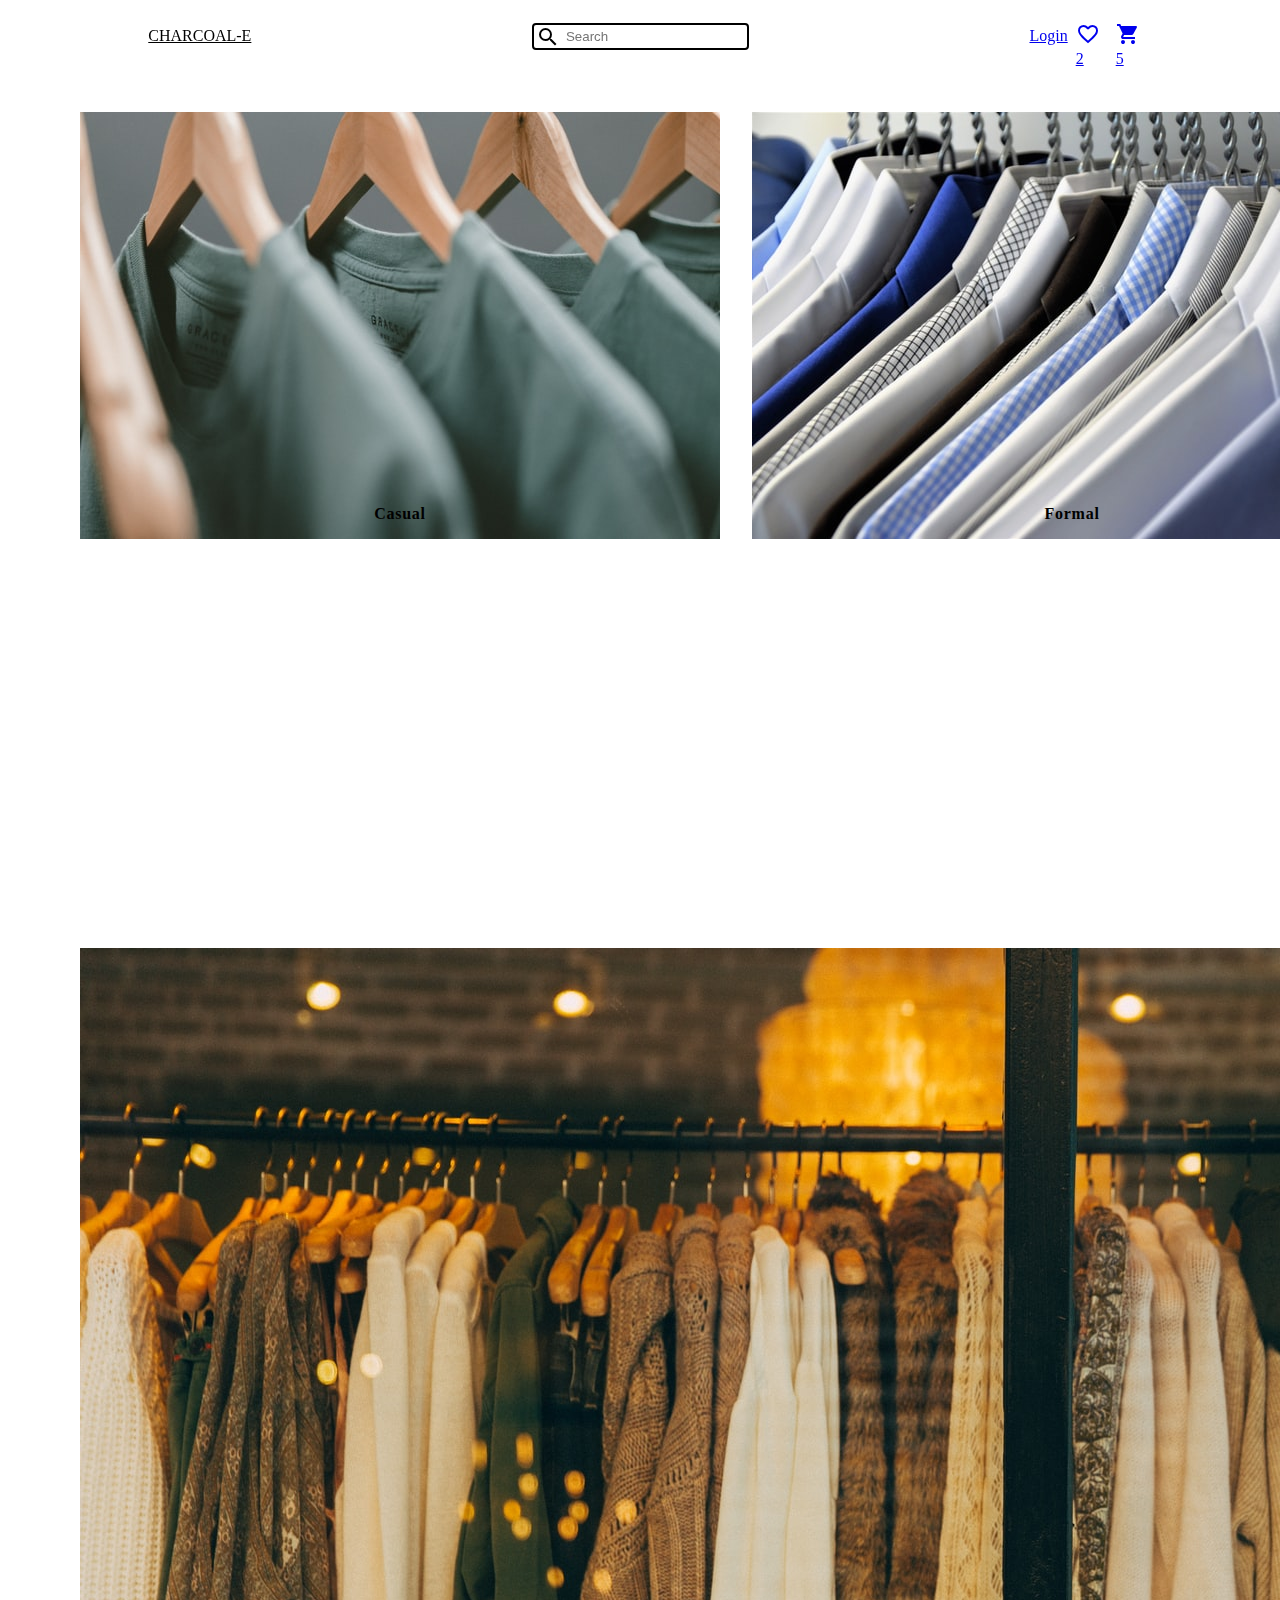
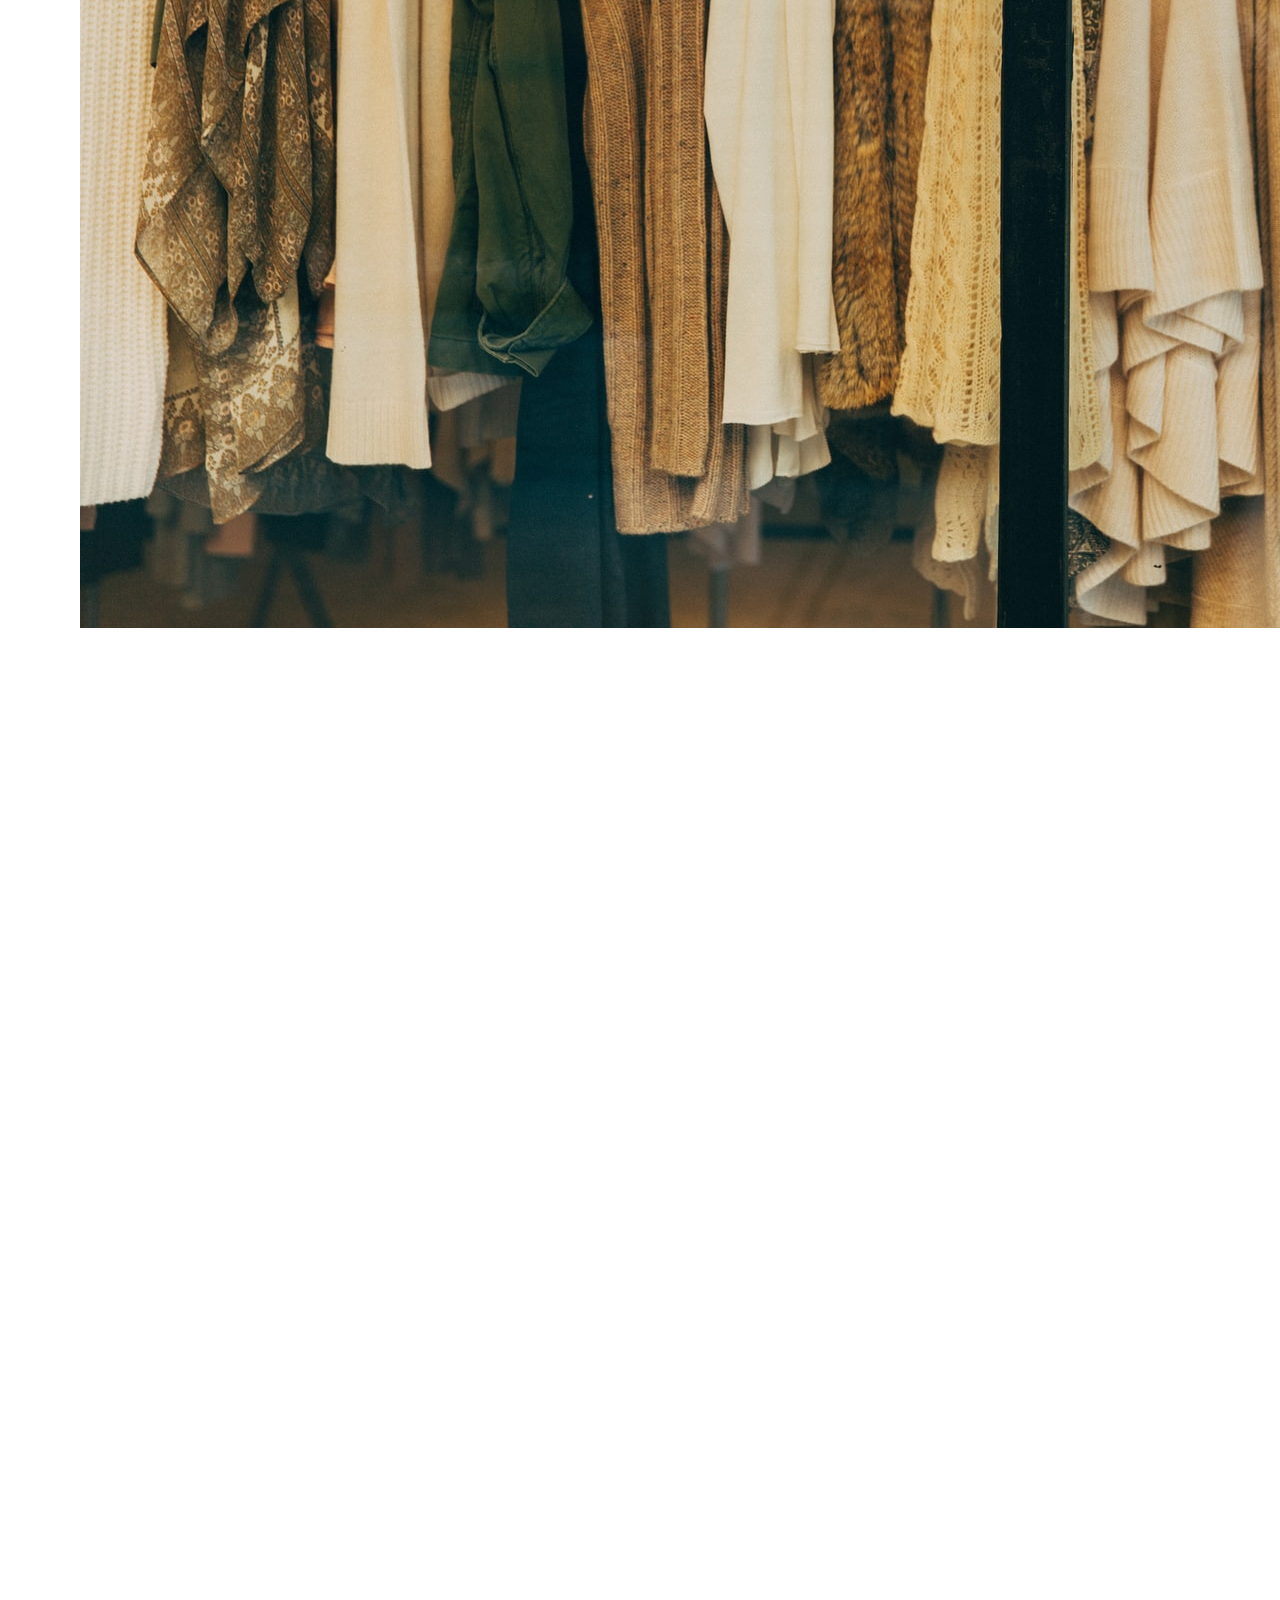
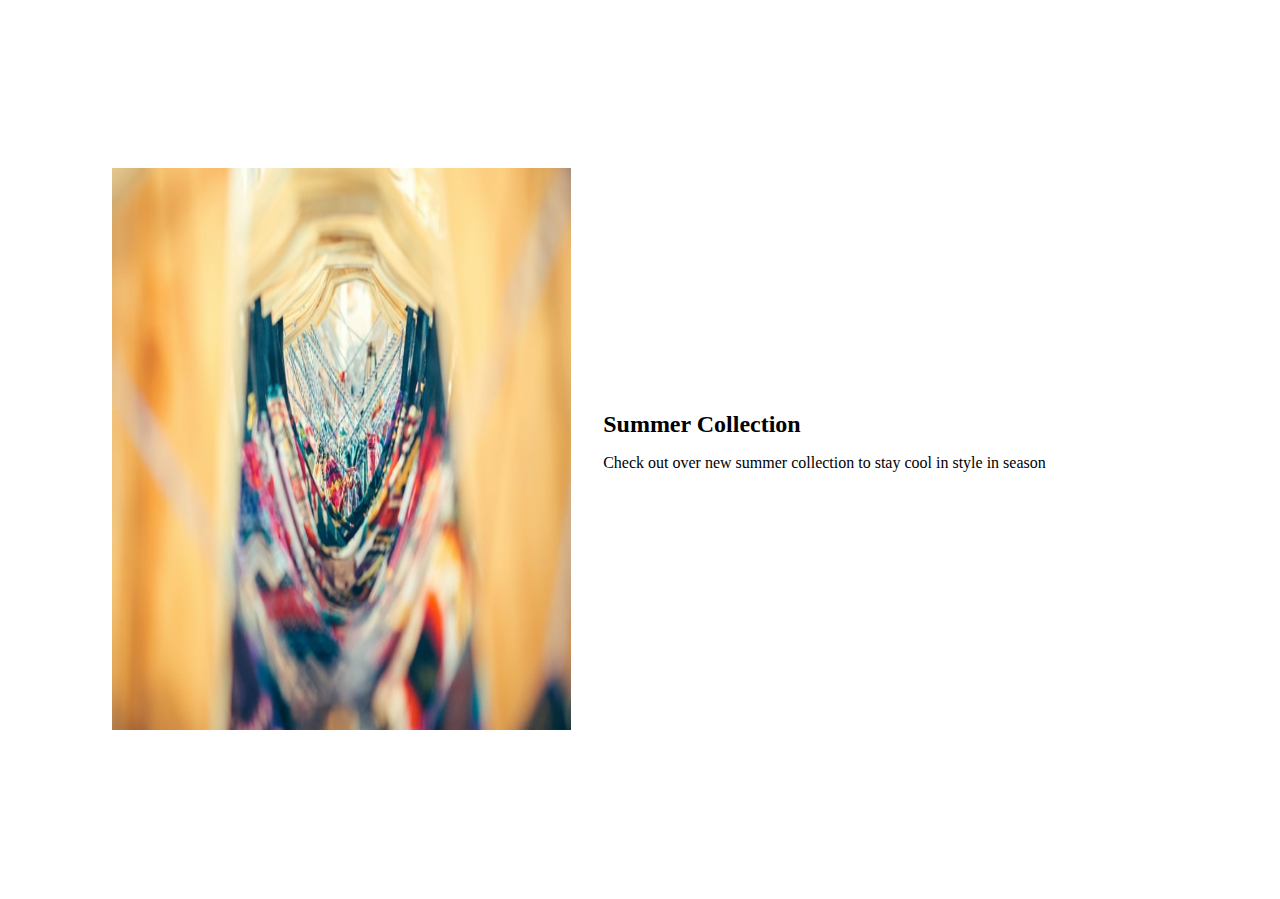
<file: index.html>
<!DOCTYPE html>
<html lang="en">
    <head>
        <meta charset="UTF-8">
        <meta http-equiv="X-UA-Compatible" content="IE=edge">
        <meta name="viewport" content="width=device-width, initial-scale=1.0">
        <link rel="stylesheet" href="https://fonts.googleapis.com/icon?family=Material+Icons">
        <link rel="stylesheet" href="https://charcoal-ui.netlify.app/src/style/style.css"/>
        <link rel="stylesheet" href="./src/style/nav-bar.css"/>
        <link rel="stylesheet" href="./src/style/home.css"/>
        <title>CHARCOAL-E</title>
    </head>
    <body>
        <nav class="ecom-nav-bar bg-white">
            <div class="logo">
                <a class="logo-text charcoal-black" href="./index.html">CHARCOAL-E</a>
            </div>
            <div class="nav-search-bar">
                <input type="text" placeholder="Search" class="nav-search-input">
                <span class="material-icons search-icon">search</span>
            </div>
            <div class="nav-bar-action">
                <a class="btn white bg-charcoal-gray" href="./src/login.html">Login</a>
                <a class="btn btn-round bg-white nav-icon badge-wrapper" href="./src/wishlist.html">
                    <i class="material-icons">
                        favorite_border
                    </i>
                    <div class="badge badge-round badge-md top right bg-error white">2</div>
                </a>
                <a class="btn btn-round bg-white nav-icon badge-wrapper" href="./src/cart.html">
                    <i class="material-icons">
                        shopping_cart
                    </i>
                    <div class="badge badge-round badge-md top right bg-error white">5</div>
                </a>
            </div>
            <div class="nav-bar-action">
                <button class="btn btn-round bg-white badge-wrapper" id="menu-btn">
                    <i class="material-icons">
                        menu
                    </i>
                </button>
            </div>
        </nav>
        <ul class="nav-menu">
            <li><a class="nav-menu-link bg-white charcoal-black" href="./src/login.html">Login</a></li>
            <li><a class="nav-menu-link bg-white charcoal-black" href="./src/cart.html">Cart</a></li>
            <li><a class="nav-menu-link bg-white charcoal-black" href="./src/wishlist.html">Wishlist</a></li>
        </ul>
        <div class="main-content layout-grid">
            <div class="product-category-list">
                <div class="product-category-item border-charcoal-black">
                    <img src="./resource/img/casual.jpg" alt="card-image" class="image" />
                    <div class="white product-category-title">Casual</div>
                </div>
                <div class="product-category-item">
                    <img src="./resource/img/formal.jpg" alt="card-image" class="image" />
                    <div class="white product-category-title">Formal</div>
                </div>
                <div class="product-category-item">
                    <img src="./resource/img/traditional.jpg" alt="card-image" class="image" />
                    <div class="white product-category-title">Traditional</div>
                </div>
                <div class="product-category-item">
                    <img src="./resource/img/sport.jpg" alt="card-image" class="image" />
                    <div class="white product-category-title">Sports</div>
                </div>
            </div>
            <div class="product-category-item banner">
                <img src="./resource/img/banner.jpg" alt="card-image" class="image" />
                <a class="btn btn-lg btn-outline border white font-xxl product-category-title" href="./src/product-listing.html">View More</a>
            </div>
            <div class="product-category-group">
                <div class="product-category charcoal-gray">
                    <img src="./resource/img/summer_small.jpg" alt="card-image" class="image" />
                    <div class="category-section">
                        <div class="charcoal-black category-section-title">Summer Collection</div>
                        <p class="charcoal-black category-section-detail">Check out over new summer collection to stay cool in style in season</p>
                    </div>
                </div>
                <div class="product-category charcoal-gray">
                    <img src="./resource/img/winter_small.jpg" alt="card-image" class="image" />
                    <div class="category-section">
                        <div class="charcoal-black category-section-title">Winter Collection</div>
                        <p class="charcoal-black category-section-detail">Check out over new winter collection to stay warm in style in season</p>
                    </div>
                </div>
            </div>
        </div>
        <script src="./src/js/nav-bar.js"></script>
    </body>
</html>
</file>
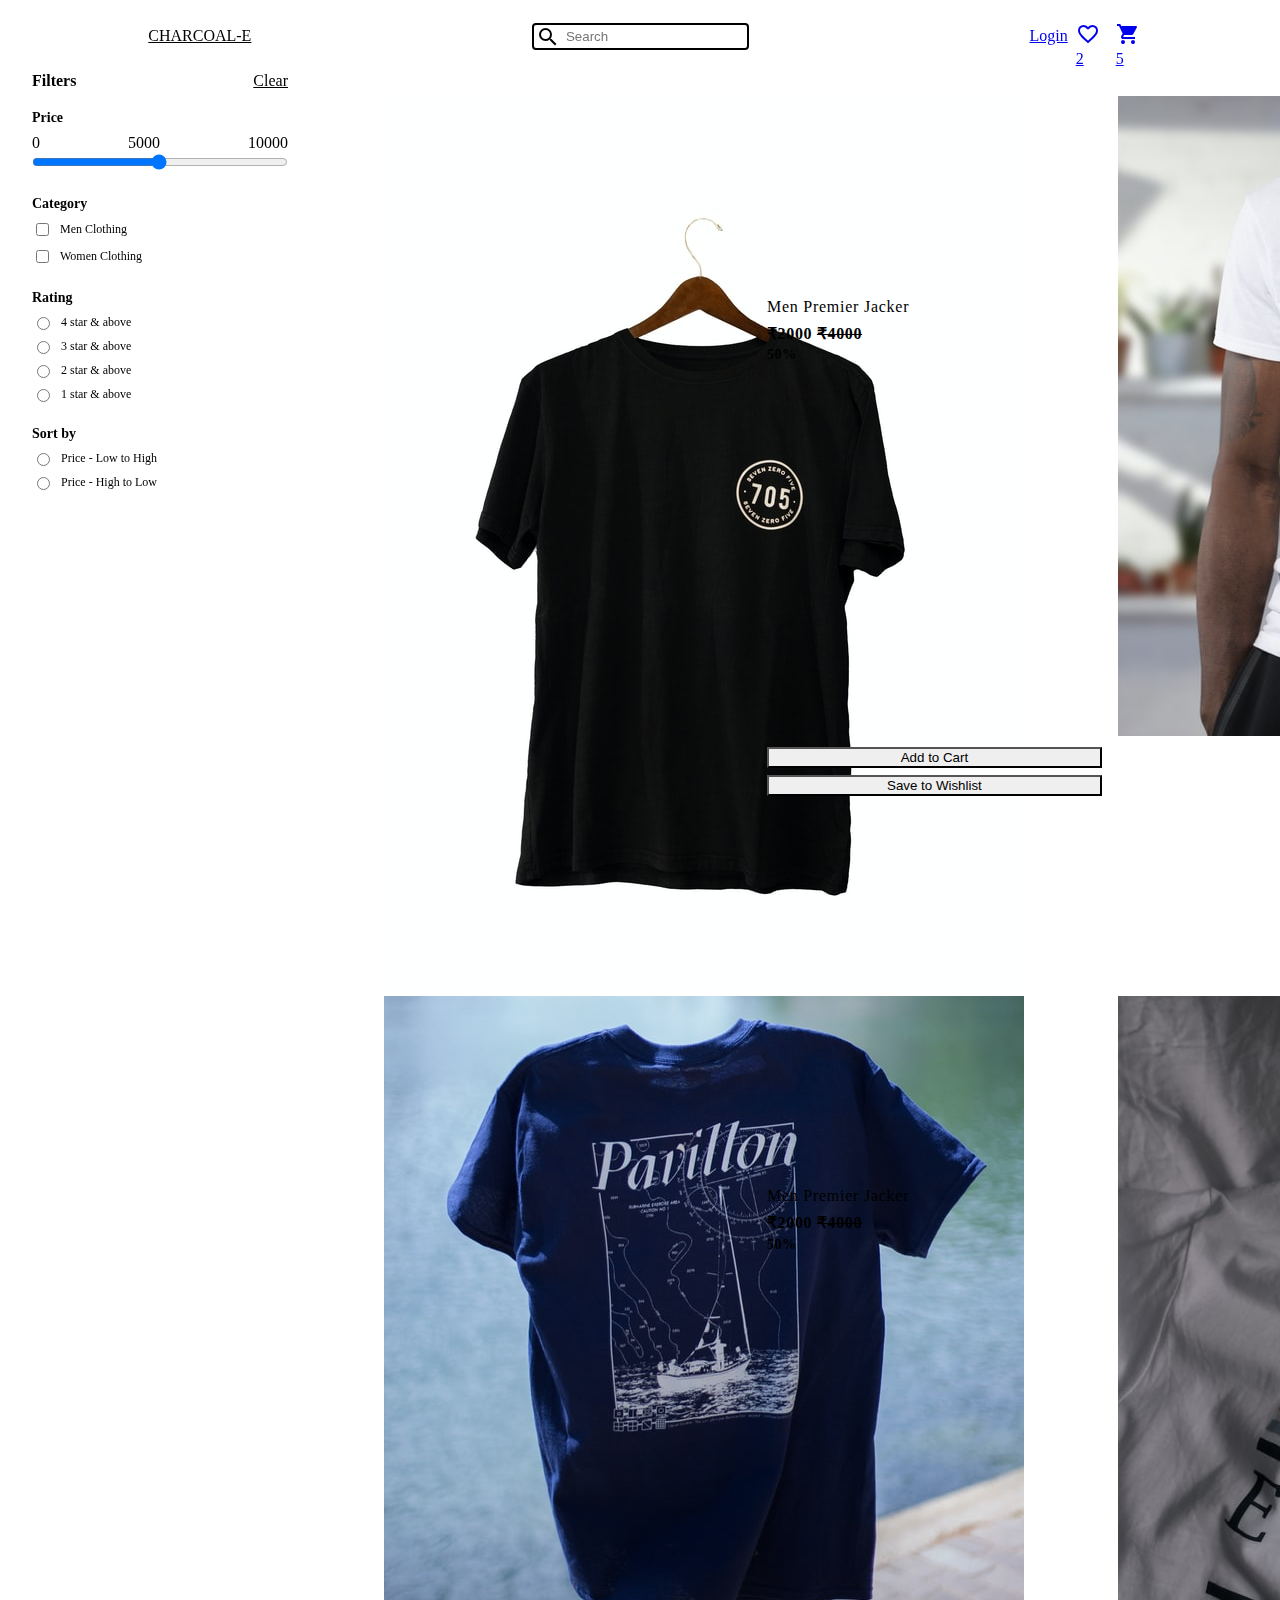
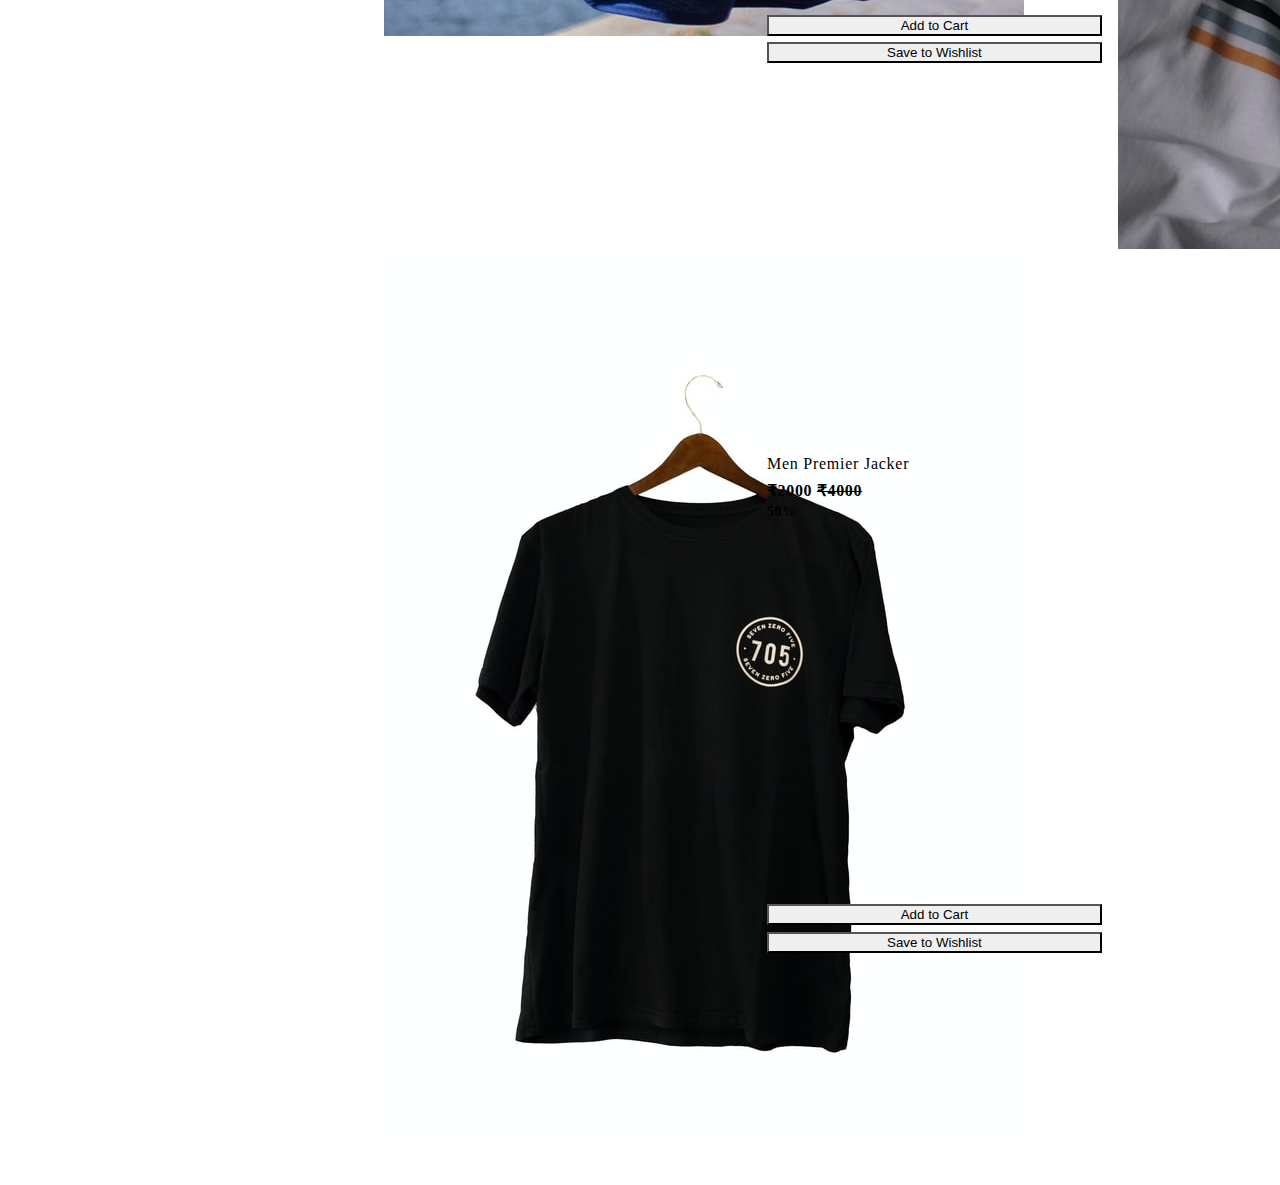
<file: src/product-listing.html>
<!DOCTYPE html>
<html lang="en">
<head>
    <meta charset="UTF-8">
    <meta http-equiv="X-UA-Compatible" content="IE=edge">
    <meta name="viewport" content="width=device-width, initial-scale=1.0">
    <link rel="stylesheet" href="https://fonts.googleapis.com/icon?family=Material+Icons">
    <link rel="stylesheet" href="https://charcoal-ui.netlify.app/src/style/style.css"/>
    <link rel="stylesheet" href="https://charcoal-ui.netlify.app/src/style/style.css"/>
    <link rel="stylesheet" href="./style/nav-bar.css"/>
    <link rel="stylesheet" href="./style/filter.css"/>
    <link rel="stylesheet" href="./style/home.css"/>
    <title>CHARCOAL-E</title>
</head>
<body>
    <nav class="ecom-nav-bar bg-white">
        <div class="logo">
            <a class="logo-text charcoal-black" href="../index.html">CHARCOAL-E</a>
        </div>
        <div class="nav-search-bar">
            <input type="text" placeholder="Search" class="nav-search-input">
            <span class="material-icons search-icon">search</span>
        </div>
        <div class="nav-bar-action">
            <a class="btn white bg-charcoal-gray" href="./login.html">Login</button>
            <a class="btn btn-round bg-white nav-icon badge-wrapper" href="./wishlist.html">
                <i class="material-icons">
                    favorite_border
                </i>
                <div class="badge badge-round badge-md top right bg-error white">2</div>
            </a>
            <a class="btn btn-round bg-white nav-icon badge-wrapper" href="./cart.html">
                <i class="material-icons">
                    shopping_cart
                </i>
                <div class="badge badge-round badge-md top right bg-error white">5</div>
            </a>
        </div>
        <div class="nav-bar-action">
            <button class="btn btn-round bg-white badge-wrapper" id="menu-btn">
                <i class="material-icons">
                    menu
                </i>
            </button>
        </div>
    </nav>
    <ul class="nav-menu">
        <li><a class="nav-menu-link bg-white charcoal-black" href="./login.html">Login</a></li>
        <li><a class="nav-menu-link bg-white charcoal-black" href="./cart.html">Cart</a></li>
        <li><a class="nav-menu-link bg-white charcoal-black" href="./wishlist.html">Wishlist</a></li>
    </ul>
    <div class="container">
        <div class="filter-section">
            <div class="filter-section-header">
                <div class="filter-section-header-title">Filters</div>
                <div class="filter-section-header-action">Clear</div>
            </div>
            <div class="filter-section-content">
                <div class="filter-section-content-title">Price</div>
                <div class="filter-section-content-action flex-flow-vertical">
                    <div class="slider-label-group">
                        <label>0</label>
                        <label>5000</label>
                        <label>10000</label>
                    </div>
                    <input type="range" min="1" max="100" value="50" class="filter-section-content-slider" id="myRange">
                </div>
            </div>
            <div class="filter-section-content">
                <div class="filter-section-content-title">Category</div>
                <div class="filter-section-content-action">
                    <input type="checkbox" />
                    <label class="action-item-text">Men Clothing</label>
                </div>
                <div class="filter-section-content-action">
                    <input type="checkbox" />
                    <label class="action-item-text">Women Clothing</label>
                </div>
            </div>
            <div class="filter-section-content">
                <div class="filter-section-content-title">Rating</div>
                <div class="filter-section-content-action">
                    <input type="radio" class="input-radio" />
                    <label class="action-item-text">4 star & above</label>
                </div>
                <div class="filter-section-content-action">
                    <input type="radio" class="input-radio" />
                    <label class="action-item-text">3 star & above</label>
                </div>
                <div class="filter-section-content-action">
                    <input type="radio" class="input-radio" />
                    <label class="action-item-text">2 star & above</label>
                </div>
                <div class="filter-section-content-action">
                    <input type="radio" class="input-radio" />
                    <label class="action-item-text">1 star & above</label>
                </div>
            </div>
            <div class="filter-section-content">
                <div class="filter-section-content-title">Sort by</div>
                <div class="filter-section-content-action">
                    <input type="radio" class="input-radio" />
                    <label class="action-item-text">Price - Low to High</label>
                </div>
                <div class="filter-section-content-action">
                    <input type="radio" class="input-radio" />
                    <label class="action-item-text">Price - High to Low</label>
                </div>
            </div>
        </div>
    
    <div class="main-content product-grid">
        <div class="product-grid-item bg-white  m-sm">
            <div class="product-grid-item-media">
                <img src="../resource/img/tshirt_0.jpg" alt="product-item" class="image" />
            </div>    
            <div class="product-grid-item-content">
                <div>
                    <div class="charcoal-black header m-sm">Men Premier Jacker</div>
                    <div class="charcoal-black sub-header">
                        <span class="m-sm">&#x20B9;2000</span>
                        <span class="m-sm alternate charcoal-gray">&#x20B9;4000</span>
                    </div>
                    <div class="charcoal-gray detail m-sm">50%</div>
                </div>
                <div>
                    <button class="btn product-btn bg-charcoal-gray white">Add to Cart</button>
                    <button class="btn product-btn bg-charcoal-gray white">Save to Wishlist</button>
                </div>
            </div>
        </div>
        <div class="product-grid-item bg-white  m-sm">
            <div class="product-grid-item-media">
                <img src="../resource/img/tshirt_1.jpg" alt="product-item" class="image" />
            </div>    
            <div class="product-grid-item-content">
                <div>
                    <div class="charcoal-black header m-sm">Men Premier Jacker</div>
                    <div class="charcoal-black sub-header">
                        <span class="m-sm">&#x20B9;2000</span>
                        <span class="m-sm alternate charcoal-gray">&#x20B9;4000</span>
                    </div>
                    <div class="charcoal-gray detail m-sm">50%</div>
                </div>
                <div>
                    <button class="btn product-btn bg-charcoal-gray white">Add to Cart</button>
                    <button class="btn product-btn bg-charcoal-gray white">Save to Wishlist</button>
                </div>
            </div>
        </div>
        <div class="product-grid-item bg-white  m-sm">
            <div class="product-grid-item-media">
                <img src="../resource/img/tshirt_2.jpg" alt="product-item" class="image" />
            </div>    
            <div class="product-grid-item-content">
                <div>
                    <div class="charcoal-black header m-sm">Men Premier Jacker</div>
                    <div class="charcoal-black sub-header">
                        <span class="m-sm">&#x20B9;2000</span>
                        <span class="m-sm alternate charcoal-gray">&#x20B9;4000</span>
                    </div>
                    <div class="charcoal-gray detail m-sm">50%</div>
                </div>
                <div>
                    <button class="btn product-btn bg-charcoal-gray white">Add to Cart</button>
                    <button class="btn product-btn bg-charcoal-gray white">Save to Wishlist</button>
                </div>
            </div>
        </div>
        <div class="product-grid-item bg-white  m-sm">
            <div class="product-grid-item-media">
                <img src="../resource/img/tshirt_3.jpg" alt="product-item" class="image" />
            </div>    
            <div class="product-grid-item-content">
                <div>
                    <div class="charcoal-black header m-sm">Men Premier Jacker</div>
                    <div class="charcoal-black sub-header">
                        <span class="m-sm">&#x20B9;2000</span>
                        <span class="m-sm alternate charcoal-gray">&#x20B9;4000</span>
                    </div>
                    <div class="charcoal-gray detail m-sm">50%</div>
                </div>
                <div>
                    <button class="btn product-btn bg-charcoal-gray white">Add to Cart</button>
                    <button class="btn product-btn bg-charcoal-gray white">Save to Wishlist</button>
                </div>
            </div>
        </div>
        <div class="product-grid-item bg-white  m-sm">
            <div class="product-grid-item-media">
                <img src="../resource/img/tshirt_0.jpg" alt="product-item" class="image" />
            </div>    
            <div class="product-grid-item-content">
                <div>
                    <div class="charcoal-black header m-sm">Men Premier Jacker</div>
                    <div class="charcoal-black sub-header">
                        <span class="m-sm">&#x20B9;2000</span>
                        <span class="m-sm alternate charcoal-gray">&#x20B9;4000</span>
                    </div>
                    <div class="charcoal-gray detail m-sm">50%</div>
                </div>
                <div>
                    <button class="btn product-btn bg-charcoal-gray white">Add to Cart</button>
                    <button class="btn product-btn bg-charcoal-gray white">Save to Wishlist</button>
                </div>
            </div>
        </div>
    </div>
    <script src="./js/nav-bar.js"></script>
</body>
</html>
</file>
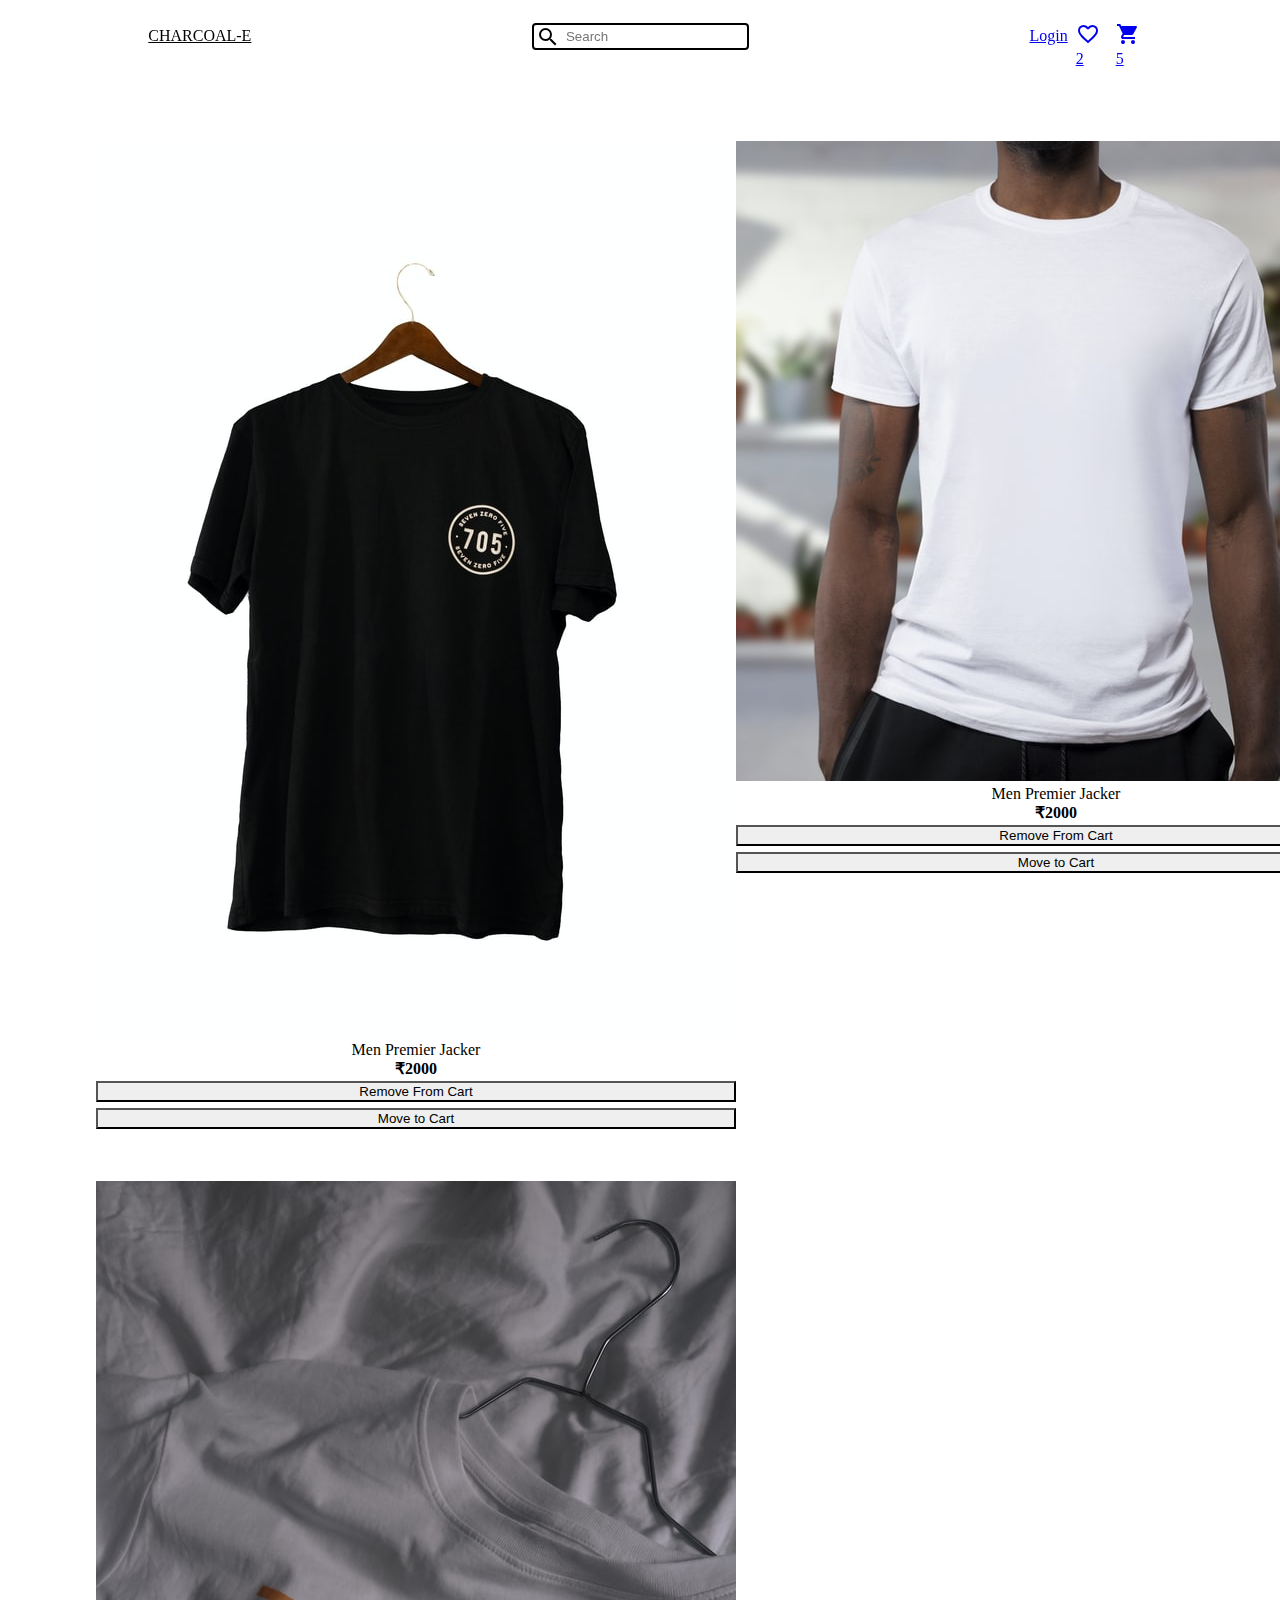
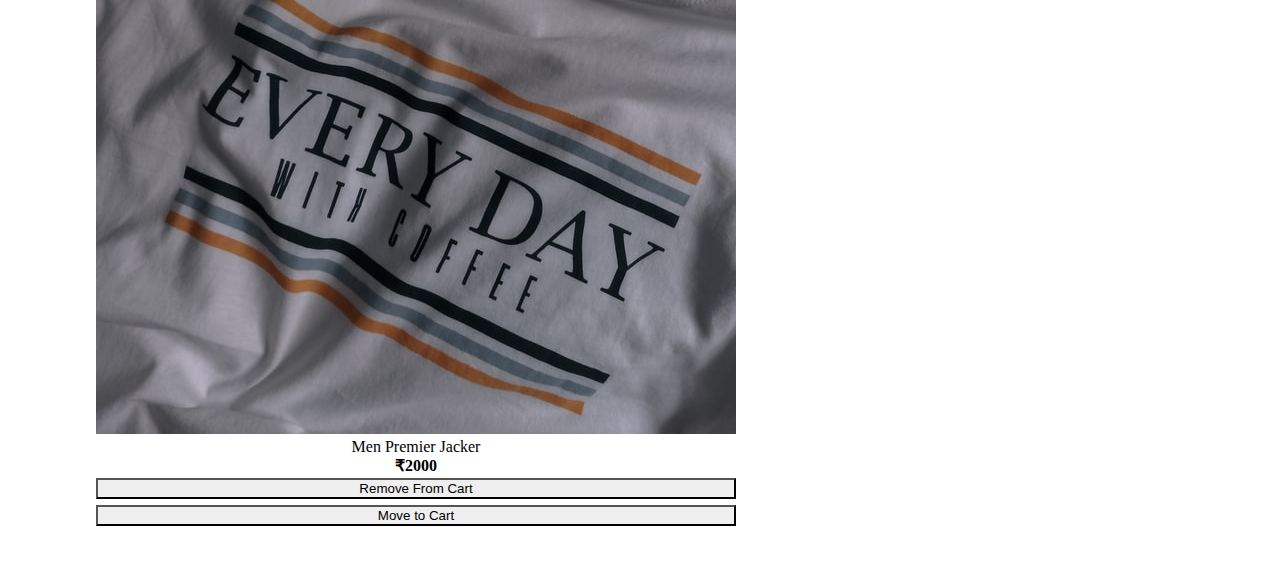
<file: src/wishlist.html>
<!DOCTYPE html>
<html lang="en">
    <head>
        <meta charset="UTF-8">
        <meta http-equiv="X-UA-Compatible" content="IE=edge">
        <meta name="viewport" content="width=device-width, initial-scale=1.0">
        <link rel="stylesheet" href="https://fonts.googleapis.com/icon?family=Material+Icons">
        <link rel="stylesheet" href="https://charcoal-ui.netlify.app/src/style/style.css"/>
        <link rel="stylesheet" href="./style/nav-bar.css"/>
        <link rel="stylesheet" href="./style/home.css"/>
        <link rel="stylesheet" href="./style/wishlist.css"/>
        <title>CHARCOAL-E</title>
    </head>
    <body>
        <nav class="ecom-nav-bar bg-white">
            <div class="logo">
                <a class="logo-text charcoal-black" href="../index.html">CHARCOAL-E</a>
            </div>
            <div class="nav-search-bar">
                <input type="text" placeholder="Search" class="nav-search-input">
                <span class="material-icons search-icon">search</span>
            </div>
            <div class="nav-bar-action">
                <a class="btn white bg-charcoal-gray" href="./login.html">Login</button>
                <a class="btn btn-round bg-white nav-icon badge-wrapper" href="./wishlist.html">
                    <i class="material-icons">
                        favorite_border
                    </i>
                    <div class="badge badge-round badge-md top right bg-error white">2</div>
                </a>
                <a class="btn btn-round bg-white nav-icon badge-wrapper" href="./cart.html">
                    <i class="material-icons">
                        shopping_cart
                    </i>
                    <div class="badge badge-round badge-md top right bg-error white">5</div>
                </a>
            </div>
            <div class="nav-bar-action">
                <button class="btn btn-round bg-white badge-wrapper" id="menu-btn">
                    <i class="material-icons">
                        menu
                    </i>
                </button>
            </div>
        </nav>
        <ul class="nav-menu">
            <li><a class="nav-menu-link bg-white charcoal-black" href="./login.html">Login</a></li>
            <li><a class="nav-menu-link bg-white charcoal-black" href="./cart.html">Cart</a></li>
            <li><a class="nav-menu-link bg-white charcoal-black" href="./wishlist.html">Wishlist</a></li>
        </ul>
        <div class="main-content">
            <div class="wishlist">
                <div class="wishlist-header">My Wishlist</div>
                <div class="wishlist-content">
                    <div class="wishlist-card bg-white  m-lg">   
                        <div class="wishlist-card-media">
                            <img src="../resource/img/tshirt_0.jpg" alt="product-item" class="image" />
                            <div class="wishlist-card-content">
                                <div class="charcoal-black wishlist-card-content m-lg">Men Premier Jacker</div>
                                <div class="charcoal-black wishlist-card-content-bold m-lg">
                                    &#x20B9;2000
                                </div>
                            </div>
                            <div>
                                <button class="btn product-btn bg-charcoal-gray white">Remove From Cart</button>
                                <button class="btn product-btn bg-info white">Move to Cart</button>
                            </div>
                        </div>
                    </div>
                    <div class="wishlist-card bg-white  m-lg">   
                        <div class="wishlist-card-media">
                            <img src="../resource/img/tshirt_1.jpg" alt="product-item" class="image" />
                            <div class="wishlist-card-content">
                                <div class="charcoal-black wishlist-card-content m-lg">Men Premier Jacker</div>
                                <div class="charcoal-black wishlist-card-content-bold m-lg">
                                    &#x20B9;2000
                                </div>
                            </div>
                            <div>
                                <button class="btn product-btn bg-charcoal-gray white">Remove From Cart</button>
                                <button class="btn product-btn bg-info white">Move to Cart</button>
                            </div>
                        </div>
                    </div>
                    <div class="wishlist-card bg-white  m-lg">   
                        <div class="wishlist-card-media">
                            <img src="../resource/img/tshirt_0.jpg" alt="product-item" class="image" />
                            <div class="wishlist-card-content">
                                <div class="charcoal-black wishlist-card-content m-lg">Men Premier Jacker</div>
                                <div class="charcoal-black wishlist-card-content-bold m-lg">
                                    &#x20B9;2000
                                </div>
                            </div>
                            <div>
                                <button class="btn product-btn bg-charcoal-gray white">Remove From Cart</button>
                                <button class="btn product-btn bg-info white">Move to Cart</button>
                            </div>
                        </div>
                    </div>
                    <div class="wishlist-card bg-white  m-lg">   
                        <div class="wishlist-card-media">
                            <img src="../resource/img/tshirt_2.jpg" alt="product-item" class="image" />
                            <div class="wishlist-card-content">
                                <div class="charcoal-black wishlist-card-content m-lg">Men Premier Jacker</div>
                                <div class="charcoal-black wishlist-card-content-bold m-lg">
                                    &#x20B9;2000
                                </div>
                            </div>
                            <div>
                                <button class="btn product-btn bg-charcoal-gray white">Remove From Cart</button>
                                <button class="btn product-btn bg-info white">Move to Cart</button>
                            </div>
                        </div>
                    </div>
                    <div class="wishlist-card bg-white  m-lg">   
                        <div class="wishlist-card-media">
                            <img src="../resource/img/tshirt_3.jpg" alt="product-item" class="image" />
                            <div class="wishlist-card-content">
                                <div class="charcoal-black wishlist-card-content m-lg">Men Premier Jacker</div>
                                <div class="charcoal-black wishlist-card-content-bold m-lg">
                                    &#x20B9;2000
                                </div>
                            </div>
                            <div>
                                <button class="btn product-btn bg-charcoal-gray white">Remove From Cart</button>
                                <button class="btn product-btn bg-info white">Move to Cart</button>
                            </div>
                        </div>
                    </div>
                </div>
            </div>
        </div>
        <script src="./js/nav-bar.js"></script>
    </body>
</html>
</file>
<file: src/style/nav-bar.css>
.ecom-nav-bar {
    display: flex;
    justify-content: space-around;
    align-items: center;
    margin: 0;
    padding: 0.5rem;
    width: 100%;
    height: 3.5rem;
    position: fixed;
    top: 0;
    z-index: 1;
}

.nav-search-bar {
    display: flex;
    align-items: center;
    position: relative;
}

.nav-search-input {
    padding: 0.25rem;
    padding-left: 2rem;
    width: 100%;
    outline: none;
    border-style: solid;
    color: var(--charcoal-black);
    border-color: var(--charcoal-gray);
    border-radius: 0.25rem;
}

.search-icon {
    position: absolute;
    left: 0;
    padding: 0.25rem;
    padding-top: 0.375rem;
    color: var(--charcoal-gray);
}

.logo-text {
    color: var(--charcoal-black);
}

.nav-bar-action {
    display: flex;
    align-items: center;
    justify-content: space-between;
    gap: 0.5rem;
}

.nav-bar-action:last-child {
    display: none;
}

.nav-menu {
    right: 0;
    top: 3.5rem;
    display: none;
    position: fixed;
    transition: 0.2s;
    background-color: var(--white);
    z-index: 1;
}

.nav-menu-show {
    display: block;
}

.nav-menu-link {
    text-align: center;
    padding: 1rem 1.5rem;
    display: block;
    cursor: pointer;
}

.nav-menu-link:hover {
    background-color: var(--charcoal-black-light);
    color: var(--charcoal-gray);
}

.nav-icon {
    height: 1.75rem;
    width: 2rem;
}

.btn:hover {
    filter: brightness(80%);
}

@media only screen and (max-width: 700px) {
    .ecom-nav-bar {
        justify-content: space-between;
        padding: 0 1rem;
    }

    .nav-search-bar {
        display: none;
    }

    .nav-bar-action {
        display: none;
    }

    .nav-bar-action:last-child {
        display: flex;
        margin-right: 2rem;
    }

    
}
</file>
<file: src/style/home.css>
body {
    margin: 0;
    padding: 0;
    width: 100%;
    height: 100%;
}

.container {
    padding: 0;
    display: flex;
}

.main-content {
    margin-top: 4rem;
    background-color: var(--charcoal-white);
    display: grid;
    padding: 2rem 4rem;
}

.layout-grid {
    grid-template-rows: 0.75fr 2.75fr 1fr;
}

.product-grid {
    margin-left: calc(25vw + 2rem);
    grid-template-columns: repeat(2, 1fr);
    padding: 2rem;
}

.register-container {
    justify-content: center;
    align-items: center;
}

.product-category-list {
    display: grid;
    grid-template-columns: repeat(4, 1fr);
}

.product-category-item {
    padding: 1rem;
    position: relative;
}

.product-category-title {
    position: absolute;
    font-weight: 700;
    letter-spacing: 0.75px;
    top: 50%;
    left: 50%;
    transform: translate(-50%, -50%);
}

.banner {
  font-size: 3rem;
}

.product-category-group {
    display: grid;
    grid-template-columns: repeat(2, 1fr);
}

.product-category {
    margin: 1rem;
    display: flex;
    align-items: center;
    background-color: var(--charcoal-black-light);
    color: var(--charcoal-black);
}

.product-category img {
    width: 35%;
    height: 70%;
    padding: 1rem;
    padding-left: 2rem;
}

.category-section {
    padding: 1rem;
    display: flex;
    flex-direction: column;
    justify-content: space-around;
    align-items: flex-start;
}

.category-section-title {
    font-weight: 700;
    font-size: 1.5rem;
}

/* Product grid items */
.product-grid-item {
    display: flex;
}

.product-grid-item-media {
    width: 50%;
}

.product-grid-item-content {
    padding: 0.5rem 1rem;
    display: flex;
    flex-direction: column;
    justify-content: space-around;
    line-height: 1.2;
    width: 50%;
} 

.product-grid-item-content .header {
    font-size: 1rem;
    letter-spacing: 0.75px;
    padding: 0.25rem 0;
}

.product-grid-item-content .sub-header {
    font-size: 1rem;
    letter-spacing: 0.65px;
    font-weight: 700;
    padding: 0.2rem 0;
}

.alternate {
    text-decoration: line-through;
}

.product-grid-item-content .detail {
    font-size: 0.875rem;
    letter-spacing: 0.55px;
    font-weight: 700;
    padding: 0.1rem 0;
    display: flex;
    align-items: center;
    flex-wrap: wrap;
}

.product-btn {
    width: 100%;
    margin: 0.2rem 0;
    border-radius: 0;
}

@media only screen and (max-width: 700px) {
    html {
        font-size: 12px;
    }

    .layout-grid {
        grid-template-rows: 0.75fr 1fr 1fr;
    }

    .product-category-list {
        grid-template-columns: repeat(2, 1fr);
        grid-template-rows: repeat(2, 1fr);
    }

    .product-category-group {
        grid-template-columns: repeat(1, 1fr);
    }

    .product-grid {
        grid-template-columns: 1fr;
    }
}
</file>
<file: src/style/filter.css>
:root {
    font-family: var(--font-roboto);
}

.filter-section {
    margin-top: 3rem;
    position: fixed;
    width: 20vw;
    background-color: var(--white);
    height: 100%;
    padding: 1rem 2rem;
}

.filter-section-header {
    display: flex;
    justify-content: space-between;
    align-items: center;
    padding: 0.5rem 0;
}

.filter-section-header-title {
    font-size: 1rem;
    font-weight: 700;
}

.filter-section-header-action {
    font-size: 1rem;
    font-weight: 500;
    text-decoration: underline;
    cursor: pointer;
}

.filter-section-content {
    padding: 0.5rem 0;
    display: flex;
    flex-direction: column;
}

.filter-section-content-title {
    padding: 0.25rem 0;
    font-size: 0.875rem;
    font-weight: 600;
}

.filter-section-content-action {
    padding: 0.25rem 0;
    display: flex;
    align-items: center;
    justify-content: flex-start;
    width: 100%;
}

.flex-flow-vertical {
    flex-direction: column;
}

.action-item-text {
    font-size: 0.75rem;
    padding: 0 0.5rem;
    font-weight: 500;
}

.filter-section-content-slider {
    width: 100%;
    color: var(--charcoal-black);
}

.slider-label-group {
    width: inherit;
    display: flex;
    justify-content: space-between;
    align-items: center;
}
</file>
<file: src/style/wishlist.css>
.wishlist {
    display: grid;
    flex-direction: column;
    flex-wrap: wrap;
    justify-content: start;
    align-items: center;
}

.wishlist-header {
    font-size: 1.5rem;
    line-height: 1.2;
    letter-spacing: 1px;
    font-weight: 700;
    text-align: center;
}

.wishlist-content {
    display: grid;
    grid-template-columns: repeat(4, 1fr);
    row-gap: 3rem;
    justify-content: center;
    padding: 1rem 2rem;
}

.wishlist-card {
    display: flex;
    flex-direction: column;
    gap: 0.5rem;
}

.wishlist-card-media {
    height: 70%;
}

.wishlist-card-content {
    text-align: center;
}

.wishlist-card-content-bold {
    text-align: center;
    font-weight: 700;
}


@media only screen and (max-width: 700px) {
    .wishlist-content {
        grid-template-columns: repeat(2, 1fr);
    }
}

@media only screen and (max-width: 500px) {
    .wishlist-content {
        grid-template-columns: 1fr;
    }
}
</file>
